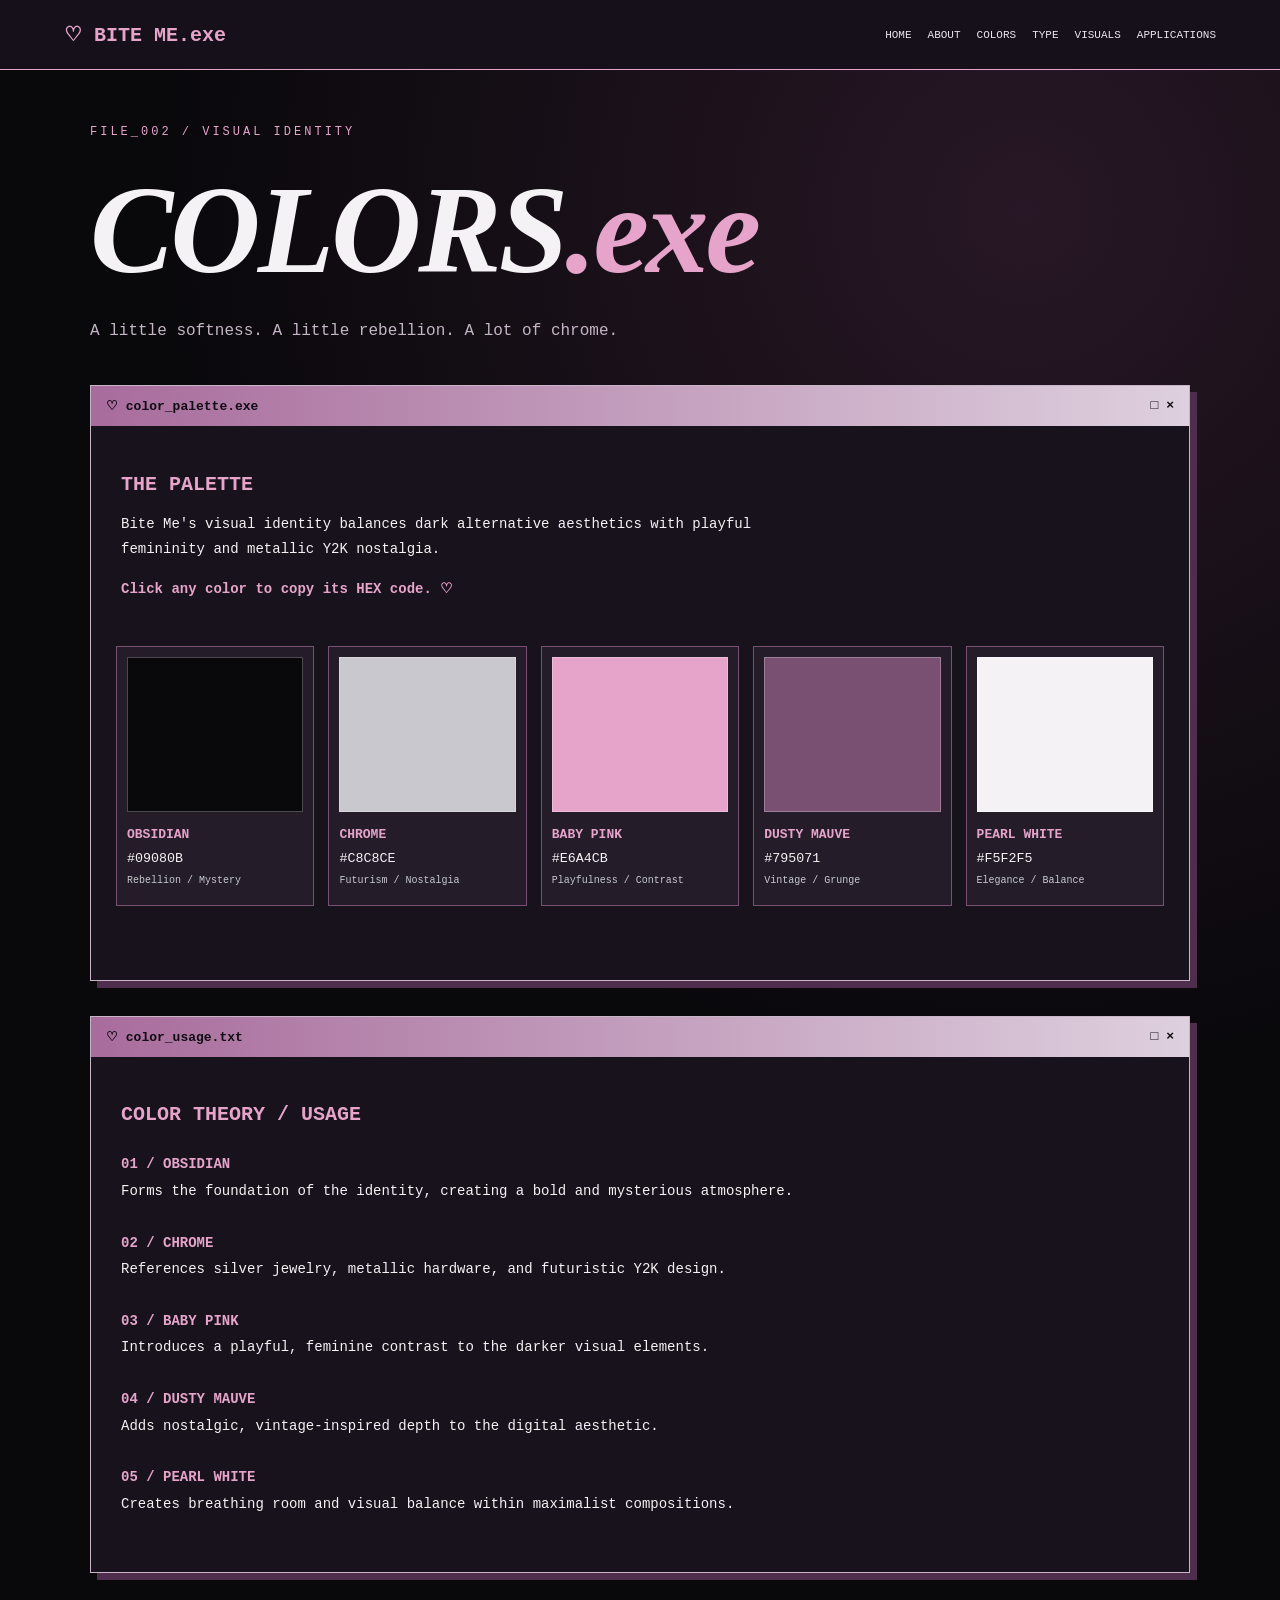
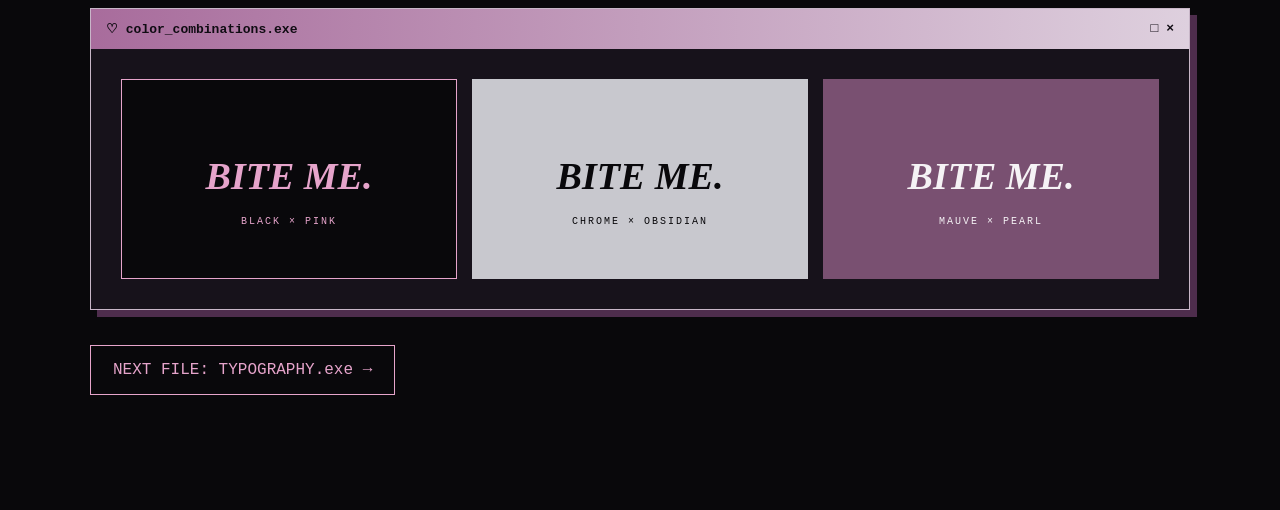
<file: colors.html>
<!DOCTYPE html>
<html lang="en">
<head>
  <meta charset="UTF-8">
  <meta name="viewport"
        content="width=device-width, initial-scale=1.0">
  <title>Colors.exe | Bite Me</title>
  <link rel="stylesheet" href="style.css">
</head>

<body class="brand-page">

  <header class="brand-nav">
    <a href="index.html" class="nav-logo">
      ♡ BITE ME.exe
    </a>

    <nav>
      <a href="index.html">HOME</a>
      <a href="about.html">ABOUT</a>
      <a href="colors.html">COLORS</a>
      <a href="typography.html">TYPE</a>
      <a href="visuals.html">VISUALS</a>
      <a href="applications.html">APPLICATIONS</a>
    </nav>
  </header>

  <main class="brand-container">

    <p class="file-label">
      FILE_002 / VISUAL IDENTITY
    </p>

    <h1 class="brand-heading">
      COLORS<span>.exe</span>
    </h1>

    <p class="brand-subtitle">
      A little softness. A little rebellion.
      A lot of chrome.
    </p>

    <!-- COLOR PALETTE WINDOW -->

    <section class="brand-window">
      <div class="brand-window-bar">
        <span>♡ color_palette.exe</span>
        <span>□ ×</span>
      </div>

      <div class="color-intro">
        <h2>THE PALETTE</h2>
        <p>
          Bite Me's visual identity balances
          dark alternative aesthetics with
          playful femininity and metallic
          Y2K nostalgia.
        </p>
        <p class="highlight-pink">
          Click any color to copy its HEX code. ♡
        </p>
      </div>

      <div class="color-grid">

        <button class="color-card"
                data-hex="#09080B">
          <span class="color-swatch"
                style="background:#09080B"></span>
          <strong>OBSIDIAN</strong>
          <span>#09080B</span>
          <small>Rebellion / Mystery</small>
        </button>

        <button class="color-card"
                data-hex="#C8C8CE">
          <span class="color-swatch"
                style="background:#C8C8CE"></span>
          <strong>CHROME</strong>
          <span>#C8C8CE</span>
          <small>Futurism / Nostalgia</small>
        </button>

        <button class="color-card"
                data-hex="#E6A4CB">
          <span class="color-swatch"
                style="background:#E6A4CB"></span>
          <strong>BABY PINK</strong>
          <span>#E6A4CB</span>
          <small>Playfulness / Contrast</small>
        </button>

        <button class="color-card"
                data-hex="#795071">
          <span class="color-swatch"
                style="background:#795071"></span>
          <strong>DUSTY MAUVE</strong>
          <span>#795071</span>
          <small>Vintage / Grunge</small>
        </button>

        <button class="color-card"
                data-hex="#F5F2F5">
          <span class="color-swatch"
                style="background:#F5F2F5"></span>
          <strong>PEARL WHITE</strong>
          <span>#F5F2F5</span>
          <small>Elegance / Balance</small>
        </button>

      </div>

      <p id="copy-message"
         class="copy-message"
         role="status"
         aria-live="polite"></p>
    </section>

    <!-- COLOR USAGE -->

    <section class="brand-window">
      <div class="brand-window-bar">
        <span>♡ color_usage.txt</span>
        <span>□ ×</span>
      </div>

      <div class="color-usage">
        <h2>COLOR THEORY / USAGE</h2>

        <p>
          <strong>01 / OBSIDIAN</strong>
          Forms the foundation of the identity,
          creating a bold and mysterious atmosphere.
        </p>

        <p>
          <strong>02 / CHROME</strong>
          References silver jewelry, metallic
          hardware, and futuristic Y2K design.
        </p>

        <p>
          <strong>03 / BABY PINK</strong>
          Introduces a playful, feminine contrast
          to the darker visual elements.
        </p>

        <p>
          <strong>04 / DUSTY MAUVE</strong>
          Adds nostalgic, vintage-inspired depth
          to the digital aesthetic.
        </p>

        <p>
          <strong>05 / PEARL WHITE</strong>
          Creates breathing room and visual balance
          within maximalist compositions.
        </p>
      </div>
    </section>

    <!-- COLOR COMBINATIONS -->

    <section class="brand-window">
      <div class="brand-window-bar">
        <span>♡ color_combinations.exe</span>
        <span>□ ×</span>
      </div>

      <div class="combination-grid">
        <div class="combo combo-one">
          <h2>BITE ME.</h2>
          <p>BLACK × PINK</p>
        </div>

        <div class="combo combo-two">
          <h2>BITE ME.</h2>
          <p>CHROME × OBSIDIAN</p>
        </div>

        <div class="combo combo-three">
          <h2>BITE ME.</h2>
          <p>MAUVE × PEARL</p>
        </div>
      </div>
    </section>

    <a class="brand-next" href="typography.html">
      NEXT FILE: TYPOGRAPHY.exe →
    </a>

  </main>

  <script src="script.js"></script>
</body>
</html>
</file>
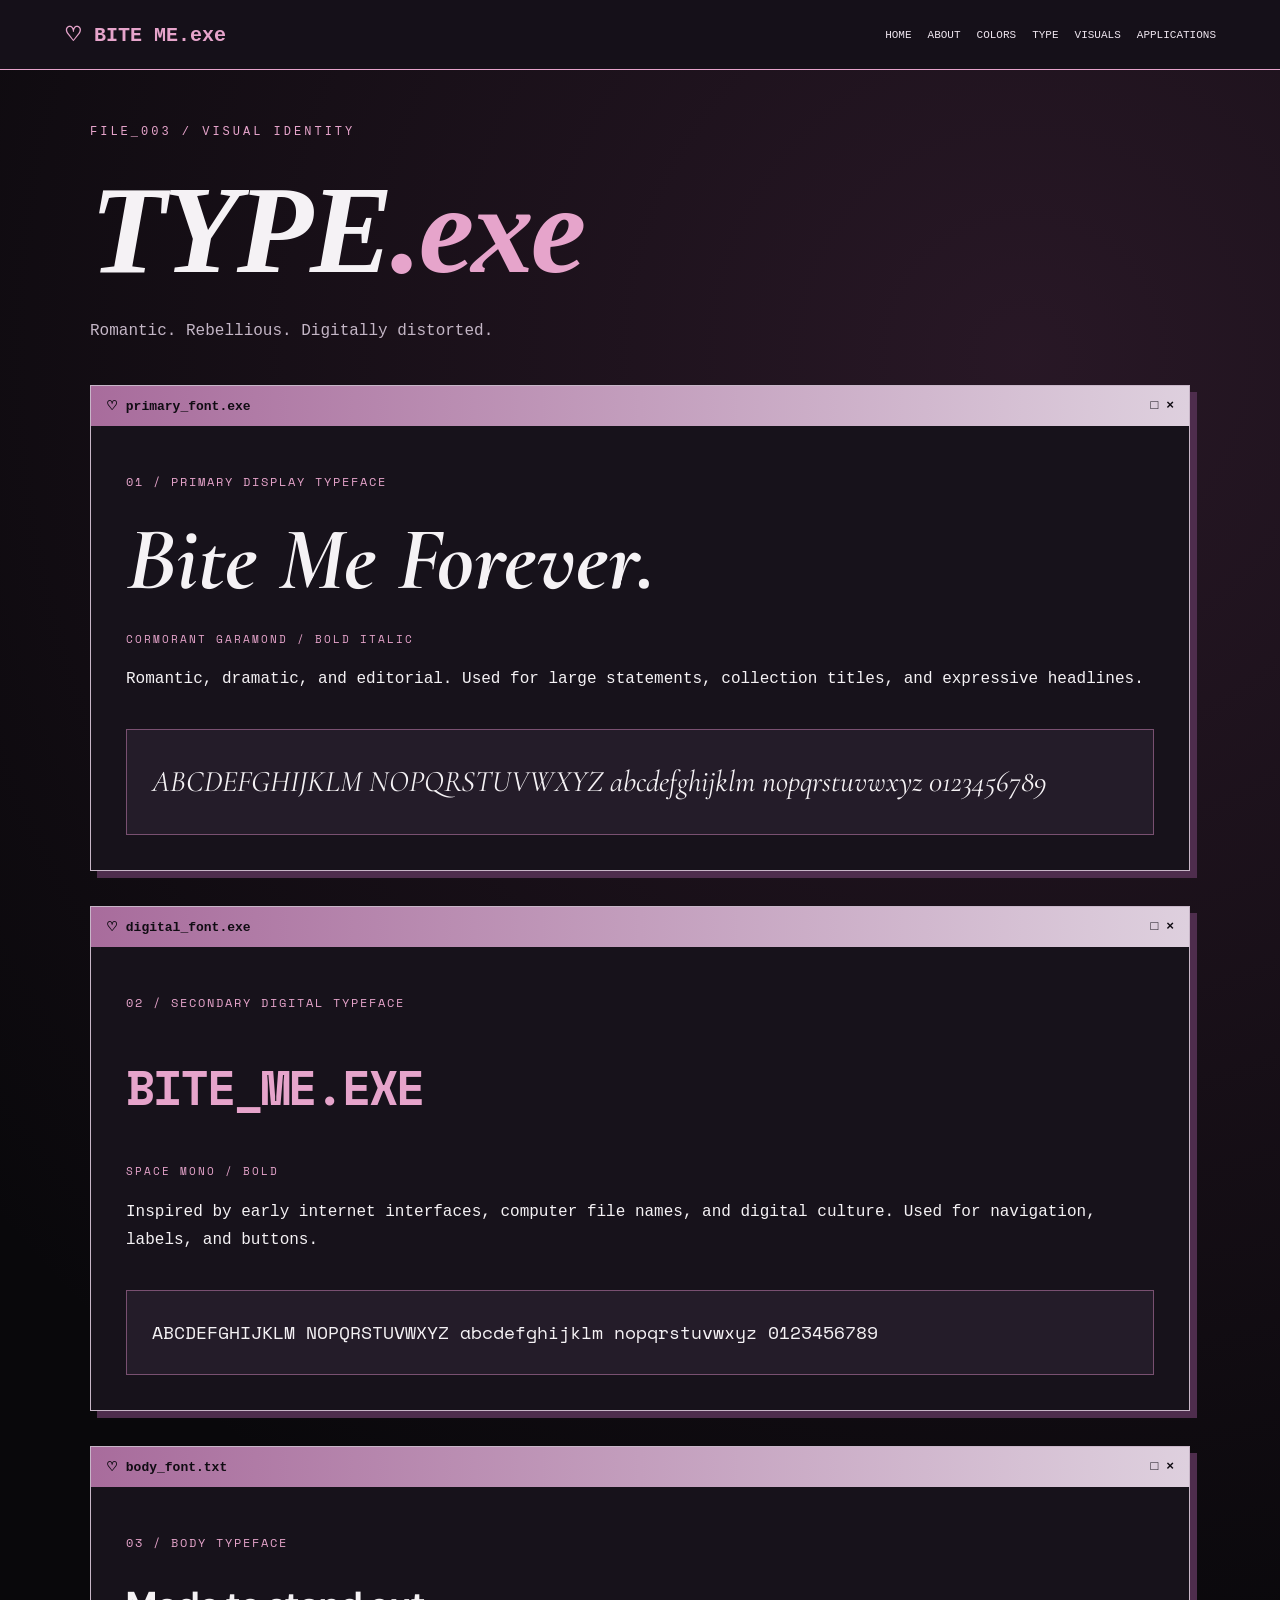
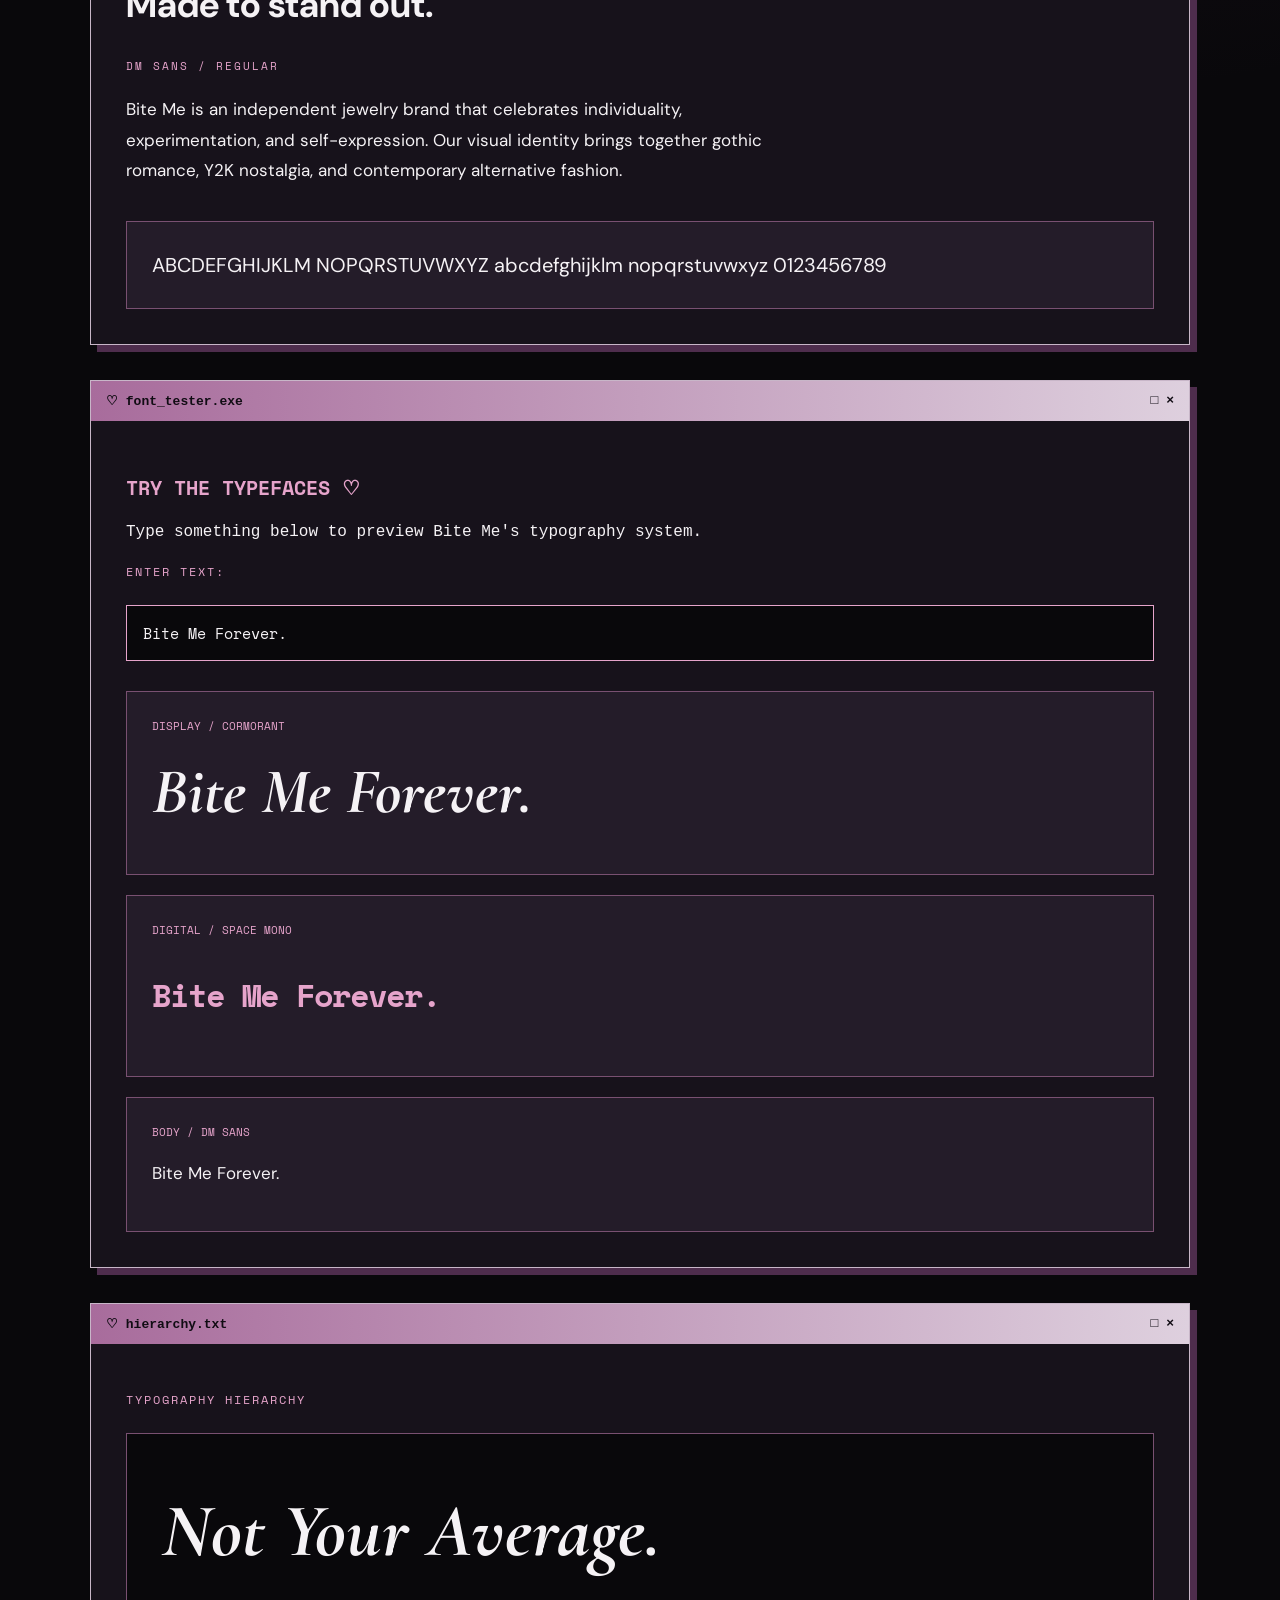
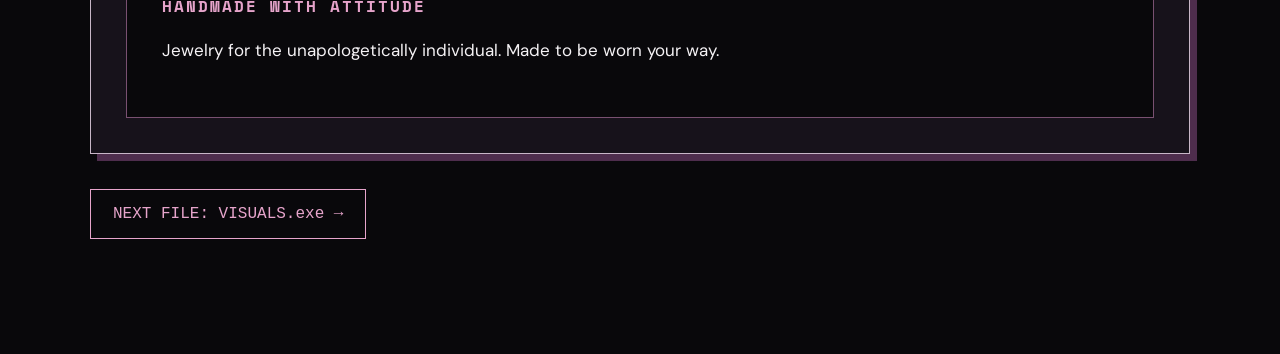
<file: typography.html>
<!DOCTYPE html>
<html lang="en">
<head>
  <meta charset="UTF-8">
  <meta name="viewport"
        content="width=device-width, initial-scale=1.0">

  <title>Typography.exe | Bite Me</title>

  <link rel="preconnect"
        href="https://fonts.googleapis.com">
  <link rel="preconnect"
        href="https://fonts.gstatic.com"
        crossorigin>

  <link href="https://fonts.googleapis.com/css2?family=Cormorant+Garamond:ital,wght@0,400;0,700;1,700&family=DM+Sans:wght@400;500;700&family=Space+Mono:wght@400;700&display=swap"
        rel="stylesheet">

  <link rel="stylesheet" href="style.css">
</head>

<body class="brand-page typography-page">

  <header class="brand-nav">
    <a href="index.html" class="nav-logo">
      ♡ BITE ME.exe
    </a>

    <nav>
      <a href="index.html">HOME</a>
      <a href="about.html">ABOUT</a>
      <a href="colors.html">COLORS</a>
      <a href="typography.html">TYPE</a>
      <a href="visuals.html">VISUALS</a>
      <a href="applications.html">APPLICATIONS</a>
    </nav>
  </header>

  <main class="brand-container">

    <p class="file-label">
      FILE_003 / VISUAL IDENTITY
    </p>

    <h1 class="brand-heading">
      TYPE<span>.exe</span>
    </h1>

    <p class="brand-subtitle">
      Romantic. Rebellious. Digitally distorted.
    </p>

    <!-- PRIMARY TYPEFACE -->

    <section class="brand-window">
      <div class="brand-window-bar">
        <span>♡ primary_font.exe</span>
        <span>□ ×</span>
      </div>

      <div class="type-section">

        <p class="type-label">
          01 / PRIMARY DISPLAY TYPEFACE
        </p>

        <h2 class="type-display">
          Bite Me Forever.
        </h2>

        <p class="type-description">
          CORMORANT GARAMOND / BOLD ITALIC
        </p>

        <p>
          Romantic, dramatic, and editorial.
          Used for large statements, collection
          titles, and expressive headlines.
        </p>

        <div class="type-alphabet display-alphabet">
          ABCDEFGHIJKLM
          NOPQRSTUVWXYZ
          abcdefghijklm
          nopqrstuvwxyz
          0123456789
        </div>

      </div>
    </section>

    <!-- SECONDARY TYPEFACE -->

    <section class="brand-window">
      <div class="brand-window-bar">
        <span>♡ digital_font.exe</span>
        <span>□ ×</span>
      </div>

      <div class="type-section">

        <p class="type-label">
          02 / SECONDARY DIGITAL TYPEFACE
        </p>

        <h2 class="type-digital">
          BITE_ME.EXE
        </h2>

        <p class="type-description">
          SPACE MONO / BOLD
        </p>

        <p>
          Inspired by early internet interfaces,
          computer file names, and digital culture.
          Used for navigation, labels, and buttons.
        </p>

        <div class="type-alphabet digital-alphabet">
          ABCDEFGHIJKLM
          NOPQRSTUVWXYZ
          abcdefghijklm
          nopqrstuvwxyz
          0123456789
        </div>

      </div>
    </section>

    <!-- BODY TYPEFACE -->

    <section class="brand-window">
      <div class="brand-window-bar">
        <span>♡ body_font.txt</span>
        <span>□ ×</span>
      </div>

      <div class="type-section">

        <p class="type-label">
          03 / BODY TYPEFACE
        </p>

        <h2 class="type-body-heading">
          Made to stand out.
        </h2>

        <p class="type-description">
          DM SANS / REGULAR
        </p>

        <p class="type-body-example">
          Bite Me is an independent jewelry
          brand that celebrates individuality,
          experimentation, and self-expression.
          Our visual identity brings together
          gothic romance, Y2K nostalgia, and
          contemporary alternative fashion.
        </p>

        <div class="type-alphabet body-alphabet">
          ABCDEFGHIJKLM
          NOPQRSTUVWXYZ
          abcdefghijklm
          nopqrstuvwxyz
          0123456789
        </div>

      </div>
    </section>

    <!-- INTERACTIVE FONT TESTER -->

    <section class="brand-window">
      <div class="brand-window-bar">
        <span>♡ font_tester.exe</span>
        <span>□ ×</span>
      </div>

      <div class="type-section">

        <h2 class="tester-title">
          TRY THE TYPEFACES ♡
        </h2>

        <p>
          Type something below to preview
          Bite Me's typography system.
        </p>

        <label for="font-input" class="type-label">
          ENTER TEXT:
        </label>

        <input
          type="text"
          id="font-input"
          class="font-input"
          value="Bite Me Forever."
          maxlength="100"
        >

        <div class="font-previews">

          <div class="font-preview-box">
            <span>DISPLAY / CORMORANT</span>
            <p id="preview-display"
               class="type-display">
              Bite Me Forever.
            </p>
          </div>

          <div class="font-preview-box">
            <span>DIGITAL / SPACE MONO</span>
            <p id="preview-digital"
               class="type-digital">
              Bite Me Forever.
            </p>
          </div>

          <div class="font-preview-box">
            <span>BODY / DM SANS</span>
            <p id="preview-body"
               class="type-body-example">
              Bite Me Forever.
            </p>
          </div>

        </div>
      </div>
    </section>

    <!-- TYPOGRAPHY HIERARCHY -->

    <section class="brand-window">
      <div class="brand-window-bar">
        <span>♡ hierarchy.txt</span>
        <span>□ ×</span>
      </div>

      <div class="type-section">

        <p class="type-label">
          TYPOGRAPHY HIERARCHY
        </p>

        <div class="hierarchy-example">
          <h2 class="type-display">
            Not Your Average.
          </h2>

          <h3 class="type-digital">
            HANDMADE WITH ATTITUDE
          </h3>

          <p class="type-body-example">
            Jewelry for the unapologetically
            individual. Made to be worn your way.
          </p>
        </div>

      </div>
    </section>

    <a class="brand-next" href="visuals.html">
      NEXT FILE: VISUALS.exe →
    </a>

  </main>

  <script src="script.js"></script>

</body>
</html>
</file>
<file: style.css>
/* BITE ME — BRAND IDENTITY */

:root {
  --pink: #e6a4cb;
  --silver: #c8c8ce;
  --black: #09080b;
  --white: #f5f2f5;
}

* {
  box-sizing: border-box;
}

body {
  margin: 0;
  font-family: "Courier New", monospace;
  color: var(--white);
  background: var(--black);
}

.homepage {
  background-image: url("images/homepage.png");
  background-size: cover;
  background-position: center;
  background-attachment: fixed;
}

.desktop {
  min-height: 100vh;
  position: relative;
  padding: 7vh 6vw 80px;
}

/* WINDOWS-STYLE POPUP */

.window {
  width: min(420px, 100%);
  background: #d9d5da;
  color: #111;
  border: 2px solid #fff;
  outline: 2px solid #17121a;
  box-shadow: 7px 7px 0 #000b;
}

.window-title {
  display: flex;
  justify-content: space-between;
  background: linear-gradient(
    90deg, #7d527b, #e6a4cb, #aaa5b4
  );
  padding: 9px 12px;
  font-size: 13px;
  font-weight: bold;
}

.window-content {
  padding: 30px 25px;
  text-align: center;
}

.window-content h1 {
  font-family: Georgia, serif;
  font-style: italic;
  font-size: clamp(42px, 6vw, 65px);
  margin: 0 0 16px;
  text-shadow: 2px 2px var(--pink);
}

.window-content p {
  font-size: 14px;
  line-height: 1.6;
}

.subtext {
  color: #795071;
  font-size: 12px !important;
}

.enter-button {
  display: inline-block;
  margin-top: 16px;
  padding: 12px 30px;
  background: var(--black);
  color: var(--pink);
  border: 1px solid var(--pink);
  text-decoration: none;
  font-weight: bold;
  transition: 0.2s;
}

.enter-button:hover {
  background: var(--pink);
  color: var(--black);
  transform: translateY(-3px);
}

/* NAVIGATION */

.desktop-nav {
  position: absolute;
  top: 45%;
  left: 6vw;
  display: flex;
  flex-direction: column;
  gap: 12px;
}

.desktop-nav a {
  width: fit-content;
  color: white;
  background: #09080bd9;
  padding: 8px 14px;
  text-decoration: none;
  font-size: 14px;
  border-left: 2px solid var(--pink);
}

.desktop-nav a:hover {
  color: var(--pink);
  transform: translateX(5px);
}

/* TASKBAR */

.taskbar {
  position: fixed;
  bottom: 0;
  left: 0;
  width: 100%;
  background: #151019ed;
  border-top: 1px solid var(--silver);
  padding: 13px 20px;
  display: flex;
  justify-content: space-between;
  gap: 12px;
  font-size: 11px;
  letter-spacing: 1px;
}

@media (max-width: 600px) {
  .desktop {
    padding: 35px 20px 90px;
  }

  .desktop-nav {
    position: relative;
    top: auto;
    left: auto;
    margin-top: 40px;
  }

  .taskbar {
    font-size: 9px;
  }
}

/* ===========================
   BITE ME — BRAND PAGES
   =========================== */

.brand-page {
  background:
    radial-gradient(circle at 80% 10%,
      #66365b55, transparent 40%),
    #09080b;
  color: #f5f2f5;
  min-height: 100vh;
  font-family: "Courier New", monospace;
}

.brand-nav {
  display: flex;
  justify-content: space-between;
  align-items: center;
  flex-wrap: wrap;
  gap: 20px;
  padding: 22px 5%;
  background: #151019;
  border-bottom: 1px solid #e6a4cb;
}

.nav-logo {
  color: #e6a4cb;
  font-weight: bold;
  font-size: 20px;
  text-decoration: none;
}

.brand-nav nav {
  display: flex;
  flex-wrap: wrap;
  gap: 16px;
}

.brand-nav nav a {
  color: #eee5ef;
  text-decoration: none;
  font-size: 11px;
}

.brand-nav nav a:hover {
  color: #e6a4cb;
}

.brand-container {
  width: min(1100px, 90%);
  margin: 55px auto;
}

.file-label {
  color: #e6a4cb;
  font-size: 12px;
  letter-spacing: 3px;
}

.brand-heading {
  font-family: Georgia, serif;
  font-style: italic;
  font-size: clamp(60px, 10vw, 125px);
  margin: 20px 0;
  letter-spacing: -3px;
}

.brand-heading span {
  color: #e6a4cb;
}

.brand-subtitle {
  color: #c4b6c6;
  margin-bottom: 45px;
}

.brand-window {
  border: 1px solid #c8b6c8;
  background: #17121b;
  margin-bottom: 35px;
  box-shadow: 7px 7px 0 #4e2d4d;
}

.brand-window-bar {
  background: linear-gradient(
    90deg, #a86c9c, #ded0de
  );
  color: #100c13;
  padding: 12px 15px;
  display: flex;
  justify-content: space-between;
  font-weight: bold;
  font-size: 13px;
}

.about-grid {
  display: grid;
  grid-template-columns: 1fr 1fr;
  gap: 35px;
  padding: 35px;
  align-items: center;
}

.about-logo {
  background: white;
  padding: 15px;
}

.about-logo img {
  width: 100%;
  display: block;
}

.about-description h2 {
  color: #e6a4cb;
}

.about-description p {
  font-size: 14px;
  line-height: 1.9;
}

.highlight-pink {
  color: #e6a4cb;
  font-weight: bold;
}

.brand-traits {
  padding: 30px;
  display: grid;
  grid-template-columns: repeat(3, 1fr);
  gap: 15px;
}

.brand-traits div {
  background: #281d2b;
  border: 1px solid #a77a9e;
  text-align: center;
  padding: 25px 10px;
  font-size: 13px;
  transition: 0.2s;
}

.brand-traits div:hover {
  background: #e6a4cb;
  color: black;
}

.brand-manifesto {
  padding: 75px 15px;
  text-align: center;
}

.brand-manifesto p {
  font-family: Georgia, serif;
  font-style: italic;
  font-size: clamp(25px, 5vw, 48px);
  margin: 12px 0;
}

.brand-manifesto span {
  display: block;
  margin-top: 30px;
  color: #e6a4cb;
  font-size: 12px;
}

.brand-next {
  display: inline-block;
  padding: 15px 22px;
  margin-bottom: 60px;
  color: #e6a4cb;
  border: 1px solid #e6a4cb;
  text-decoration: none;
}

.brand-next:hover {
  background: #e6a4cb;
  color: #09080b;
}

@media (max-width: 700px) {
  .about-grid {
    grid-template-columns: 1fr;
    padding: 20px;
  }

  .brand-traits {
    grid-template-columns: repeat(2, 1fr);
    padding: 15px;
  }
}

/* ===========================
   COLORS.EXE
   =========================== */

.color-intro {
  padding: 30px 30px 5px;
}

.color-intro h2,
.color-usage h2 {
  color: #e6a4cb;
  font-size: 20px;
}

.color-intro p {
  max-width: 650px;
  line-height: 1.8;
  font-size: 14px;
}

.color-grid {
  display: grid;
  grid-template-columns: repeat(5, 1fr);
  gap: 14px;
  padding: 25px;
}

.color-card {
  background: #241c29;
  border: 1px solid #795071;
  padding: 10px;
  color: #f5f2f5;
  font-family: "Courier New", monospace;
  cursor: pointer;
  text-align: left;
  transition: 0.2s;
}

.color-card:hover {
  transform: translateY(-7px);
  border-color: #e6a4cb;
  box-shadow: 0 7px 0 #795071;
}

.color-swatch {
  display: block;
  width: 100%;
  height: 155px;
  margin-bottom: 15px;
  border: 1px solid #ffffff44;
}

.color-card strong,
.color-card span:not(.color-swatch),
.color-card small {
  display: block;
  margin: 9px 0;
}

.color-card strong {
  color: #e6a4cb;
  font-size: 13px;
}

.color-card small {
  color: #c8c8ce;
  font-size: 10px;
}

.copy-message {
  color: #e6a4cb;
  text-align: center;
  min-height: 25px;
  font-size: 12px;
}

.color-usage {
  padding: 30px;
}

.color-usage p {
  line-height: 1.9;
  font-size: 14px;
  margin: 25px 0;
}

.color-usage strong {
  color: #e6a4cb;
  display: block;
}

.combination-grid {
  display: grid;
  grid-template-columns: repeat(3, 1fr);
  gap: 15px;
  padding: 30px;
}

.combo {
  min-height: 200px;
  display: flex;
  flex-direction: column;
  justify-content: center;
  align-items: center;
  text-align: center;
  padding: 15px;
}

.combo h2 {
  font-family: Georgia, serif;
  font-style: italic;
  font-size: clamp(24px, 3vw, 38px);
  margin-bottom: 8px;
}

.combo p {
  font-size: 10px;
  letter-spacing: 2px;
}

.combo-one {
  background: #09080b;
  color: #e6a4cb;
  border: 1px solid #e6a4cb;
}

.combo-two {
  background: #c8c8ce;
  color: #09080b;
}

.combo-three {
  background: #795071;
  color: #f5f2f5;
}

@media (max-width: 900px) {
  .color-grid {
    grid-template-columns: repeat(3, 1fr);
  }
}

@media (max-width: 600px) {
  .color-grid {
    grid-template-columns: repeat(2, 1fr);
    padding: 15px;
  }

  .combination-grid {
    grid-template-columns: 1fr;
    padding: 15px;
  }

  .color-swatch {
    height: 110px;
  }
}

/* ===========================
   TYPOGRAPHY.EXE
   =========================== */

.typography-page .type-section {
  padding: 35px;
}

.type-label {
  display: block;
  color: #e6a4cb;
  font-family: "Space Mono", monospace;
  font-size: 12px;
  letter-spacing: 2px;
  margin-bottom: 25px;
}

.type-display {
  font-family: "Cormorant Garamond", serif;
  font-style: italic;
  font-weight: 700;
  font-size: clamp(42px, 7vw, 90px);
  line-height: 1;
  color: #f5f2f5;
  margin: 25px 0;
  overflow-wrap: anywhere;
}

.type-digital {
  font-family: "Space Mono", monospace;
  font-weight: 700;
  font-size: clamp(24px, 4vw, 48px);
  letter-spacing: -2px;
  color: #e6a4cb;
  overflow-wrap: anywhere;
}

.type-body-heading {
  font-family: "DM Sans", sans-serif;
  font-size: 36px;
  font-weight: 700;
}

.type-body-example {
  font-family: "DM Sans", sans-serif;
  font-size: 17px;
  line-height: 1.8;
  max-width: 650px;
  overflow-wrap: anywhere;
}

.type-description {
  font-family: "Space Mono", monospace;
  font-size: 11px;
  letter-spacing: 2px;
  color: #e6a4cb;
}

.type-section > p:not(.type-label) {
  line-height: 1.8;
}

.type-alphabet {
  margin-top: 35px;
  padding: 25px;
  background: #241c29;
  border: 1px solid #795071;
  overflow-wrap: anywhere;
  white-space: normal;
  line-height: 1.8;
}

.display-alphabet {
  font-family: "Cormorant Garamond", serif;
  font-size: 30px;
  font-style: italic;
}

.digital-alphabet {
  font-family: "Space Mono", monospace;
  font-size: 18px;
}

.body-alphabet {
  font-family: "DM Sans", sans-serif;
  font-size: 20px;
}

/* FONT TESTER */

.tester-title {
  color: #e6a4cb;
  font-family: "Space Mono", monospace;
  font-size: 20px;
}

.font-input {
  display: block;
  width: 100%;
  margin: 15px 0 30px;
  padding: 16px;
  background: #09080b;
  color: #f5f2f5;
  border: 1px solid #e6a4cb;
  font-family: "Space Mono", monospace;
  font-size: 15px;
}

.font-input:focus {
  outline: 2px solid #e6a4cb;
  outline-offset: 3px;
}

.font-previews {
  display: grid;
  gap: 20px;
}

.font-preview-box {
  padding: 25px;
  background: #241c29;
  border: 1px solid #795071;
  min-width: 0;
}

.font-preview-box > span {
  color: #e6a4cb;
  font-family: "Space Mono", monospace;
  font-size: 11px;
}

.font-preview-box .type-display {
  font-size: clamp(32px, 5vw, 65px);
}

.font-preview-box .type-digital {
  font-size: clamp(18px, 3vw, 32px);
}

/* HIERARCHY */

.hierarchy-example {
  background: #09080b;
  border: 1px solid #795071;
  padding: 35px;
}

.hierarchy-example .type-display {
  font-size: clamp(40px, 6vw, 75px);
}

.hierarchy-example .type-digital {
  font-size: 16px;
  letter-spacing: 2px;
}

@media (max-width: 600px) {
  .typography-page .type-section {
    padding: 20px;
  }

  .type-alphabet {
    padding: 15px;
  }

  .hierarchy-example {
    padding: 20px;
  }
}

/* ===========================
   VISUALS.EXE
   =========================== */

.visual-section {
  padding: 35px;
}

.visual-section h2 {
  color: #e6a4cb;
  font-size: 22px;
  margin-top: 25px;
}

.visual-section > p {
  font-size: 14px;
  line-height: 1.9;
  max-width: 750px;
}

.visual-label {
  color: #e6a4cb;
  font-size: 12px !important;
  letter-spacing: 2px;
}

.visual-logo-stage {
  background: #f5f2f5;
  padding: 35px;
  display: flex;
  justify-content: center;
  align-items: center;
  min-height: 300px;
  border: 1px solid #c8c8ce;
}

.visual-logo {
  display: block;
  width: min(100%, 450px);
  height: auto;
}

.visual-note {
  margin-top: 25px;
  padding: 18px;
  background: #2a1b2a;
  border-left: 3px solid #e6a4cb;
  font-size: 12px;
  line-height: 1.8;
}

.visual-image-button {
  display: block;
  width: 100%;
  padding: 12px;
  background: #241c29;
  color: #e6a4cb;
  border: 1px solid #795071;
  cursor: pointer;
  font-family: "Courier New", monospace;
  transition: 0.2s;
}

.visual-image-button:hover {
  border-color: #e6a4cb;
  box-shadow: 5px 5px 0 #795071;
  transform: translateY(-3px);
}

.visual-image-button img {
  width: 100%;
  max-height: 550px;
  object-fit: contain;
  display: block;
}

.visual-image-button span {
  display: block;
  padding-top: 12px;
  font-size: 11px;
  letter-spacing: 2px;
}

.motif-grid {
  display: grid;
  grid-template-columns: repeat(4, 1fr);
  gap: 15px;
  margin-top: 30px;
}

.motif-card {
  background: #241c29;
  border: 1px solid #795071;
  padding: 22px 15px;
  text-align: center;
}

.motif-card > span {
  font-size: 40px;
  color: #e6a4cb;
}

.motif-card h3 {
  font-size: 12px;
  color: #e6a4cb;
}

.motif-card p {
  font-size: 11px;
  line-height: 1.7;
}

.visual-keywords {
  display: flex;
  flex-wrap: wrap;
  gap: 12px;
  margin-top: 25px;
}

.visual-keywords span {
  border: 1px solid #e6a4cb;
  color: #e6a4cb;
  padding: 10px 15px;
  font-size: 11px;
}

.principle-grid {
  display: grid;
  grid-template-columns: repeat(2, 1fr);
  gap: 20px;
  margin-top: 25px;
}

.principle {
  background: #241c29;
  padding: 25px;
  border: 1px solid #795071;
}

.principle > span {
  color: #e6a4cb;
  font-size: 12px;
}

.principle h3 {
  font-size: 18px;
}

.principle p {
  font-size: 13px;
  line-height: 1.8;
}

/* IMAGE VIEWER */

.image-modal[hidden] {
  display: none;
}

.image-modal {
  position: fixed;
  inset: 0;
  z-index: 1000;
  background: #000d;
  display: flex;
  justify-content: center;
  align-items: center;
  padding: 20px;
}

.image-modal-window {
  width: min(900px, 100%);
  max-height: 90vh;
  background: #17121b;
  border: 2px solid #e6a4cb;
  box-shadow: 10px 10px 0 #000;
  display: flex;
  flex-direction: column;
}

.image-modal-bar {
  background: linear-gradient(
    90deg, #a86c9c, #ded0de
  );
  color: #09080b;
  display: flex;
  align-items: center;
  justify-content: space-between;
  padding: 10px 15px;
  font-weight: bold;
  font-size: 12px;
}

.image-modal-bar button {
  background: #09080b;
  color: #e6a4cb;
  border: 1px solid #e6a4cb;
  font-size: 22px;
  cursor: pointer;
}

#modal-image {
  display: block;
  max-width: 100%;
  max-height: 75vh;
  object-fit: contain;
  margin: auto;
  padding: 15px;
}

@media (max-width: 750px) {
  .motif-grid {
    grid-template-columns: repeat(2, 1fr);
  }

  .principle-grid {
    grid-template-columns: 1fr;
  }

  .visual-section {
    padding: 20px;
  }

  .visual-logo-stage {
    padding: 15px;
    min-height: 200px;
  }
}
</file>
